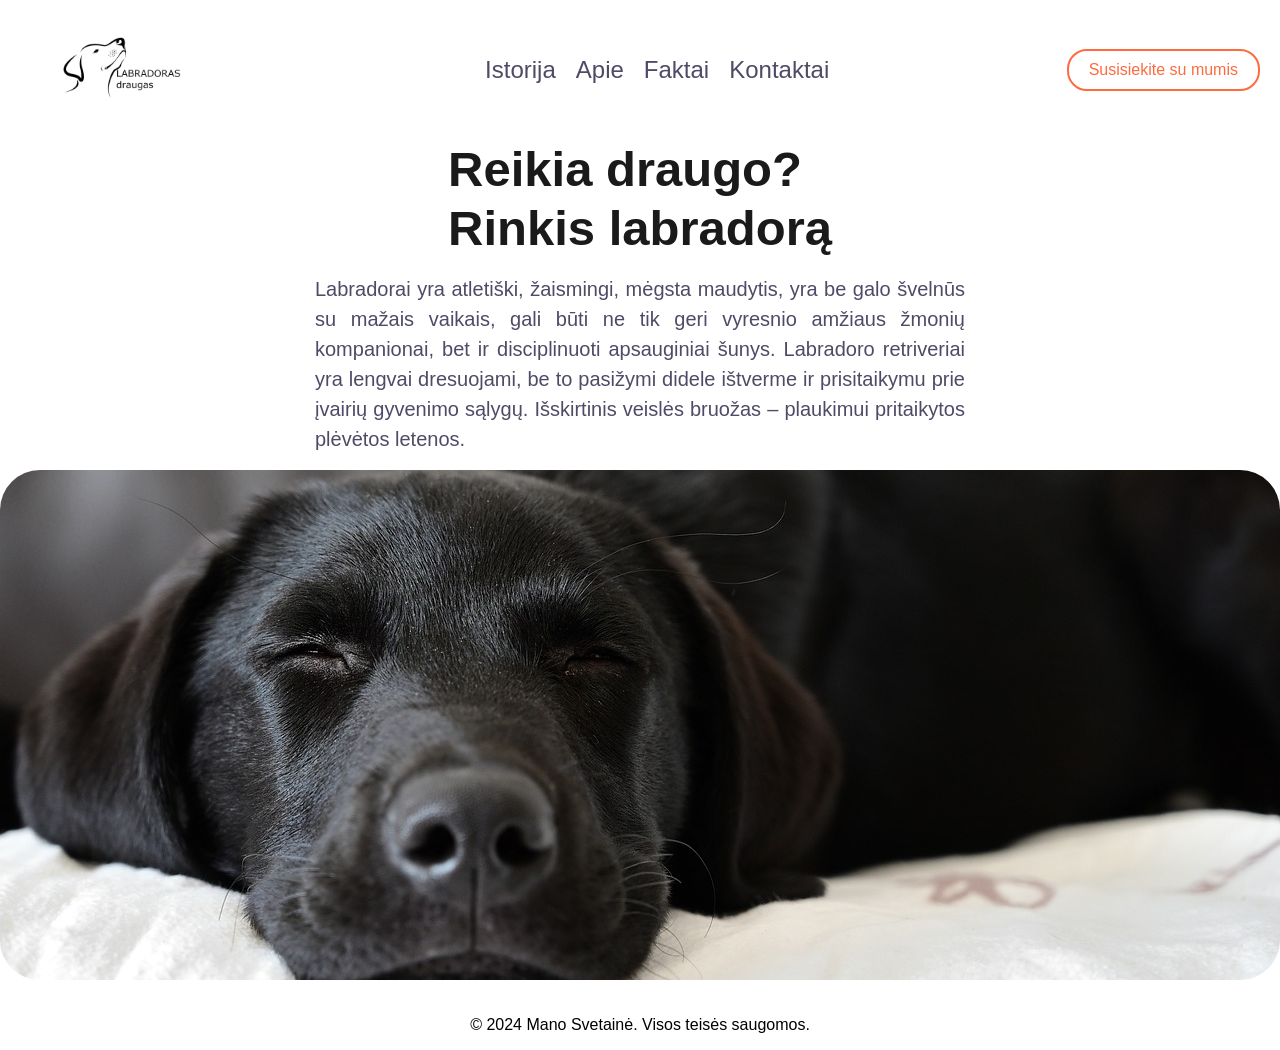
<file: index.html>
<!DOCTYPE html>
<html lang="en">
  <head>
    <meta charset="UTF-8" />
    <meta name="viewport" content="width=device-width, initial-scale=1.0" />
    <title>Draugiškieji labradorai</title>
    <link rel="stylesheet" href="styles1.css" />
  </head>
  <body>
    <header class="site-header">
      <div class="logo">
        <img src="image/logo5.PNG" alt="Įmonės logotipas" />
      </div>
      <nav>
        <ul class="nav-links">
          <li><a href="istorija.html">Istorija</a></li>
          <li><a href="apie.html">Apie</a></li>
          <li><a href="faktai.html">Faktai</a></li>
          <li><a href="kontaktai.html">Kontaktai</a></li>
        </ul>
      </nav>
     <a href="susisiekite.html" class="contact-button">Susisiekite su mumis</a>
      <div class="burger">
        <div class="line"></div>
        <div class="line"></div>
        <div class="line"></div>
      </div>
    </header>
    <section id="hero">
      <div class="container">
        <div class="content">
          <h2 class="title">Reikia draugo?
            <br>
           Rinkis labradorą </h2>
          <div class="text-button">
            <p class="description">
                Labradorai yra atletiški, žaismingi, mėgsta maudytis, yra be galo švelnūs su mažais vaikais, 
                gali būti ne tik geri vyresnio amžiaus žmonių kompanionai, bet ir disciplinuoti apsauginiai šunys. Labradoro retriveriai yra lengvai dresuojami, be to pasižymi didele ištverme ir prisitaikymu prie įvairių gyvenimo sąlygų. Išskirtinis veislės bruožas – plaukimui pritaikytos plėvėtos letenos.
            </p>
           
          </div>
        </div>
        <picture class="hero-image">
          <img
            decoding="async"
            src="image/dog1.jpg"
            alt="construction site"
            width="1280"
            height="510"
          />
  </picture>
    
    <script src="scripts.js"></script>
  <footer>
    <p>&copy; 2024 Mano Svetainė. Visos teisės saugomos.</p>
  </footer>
   
  </body>
</html>
</file>
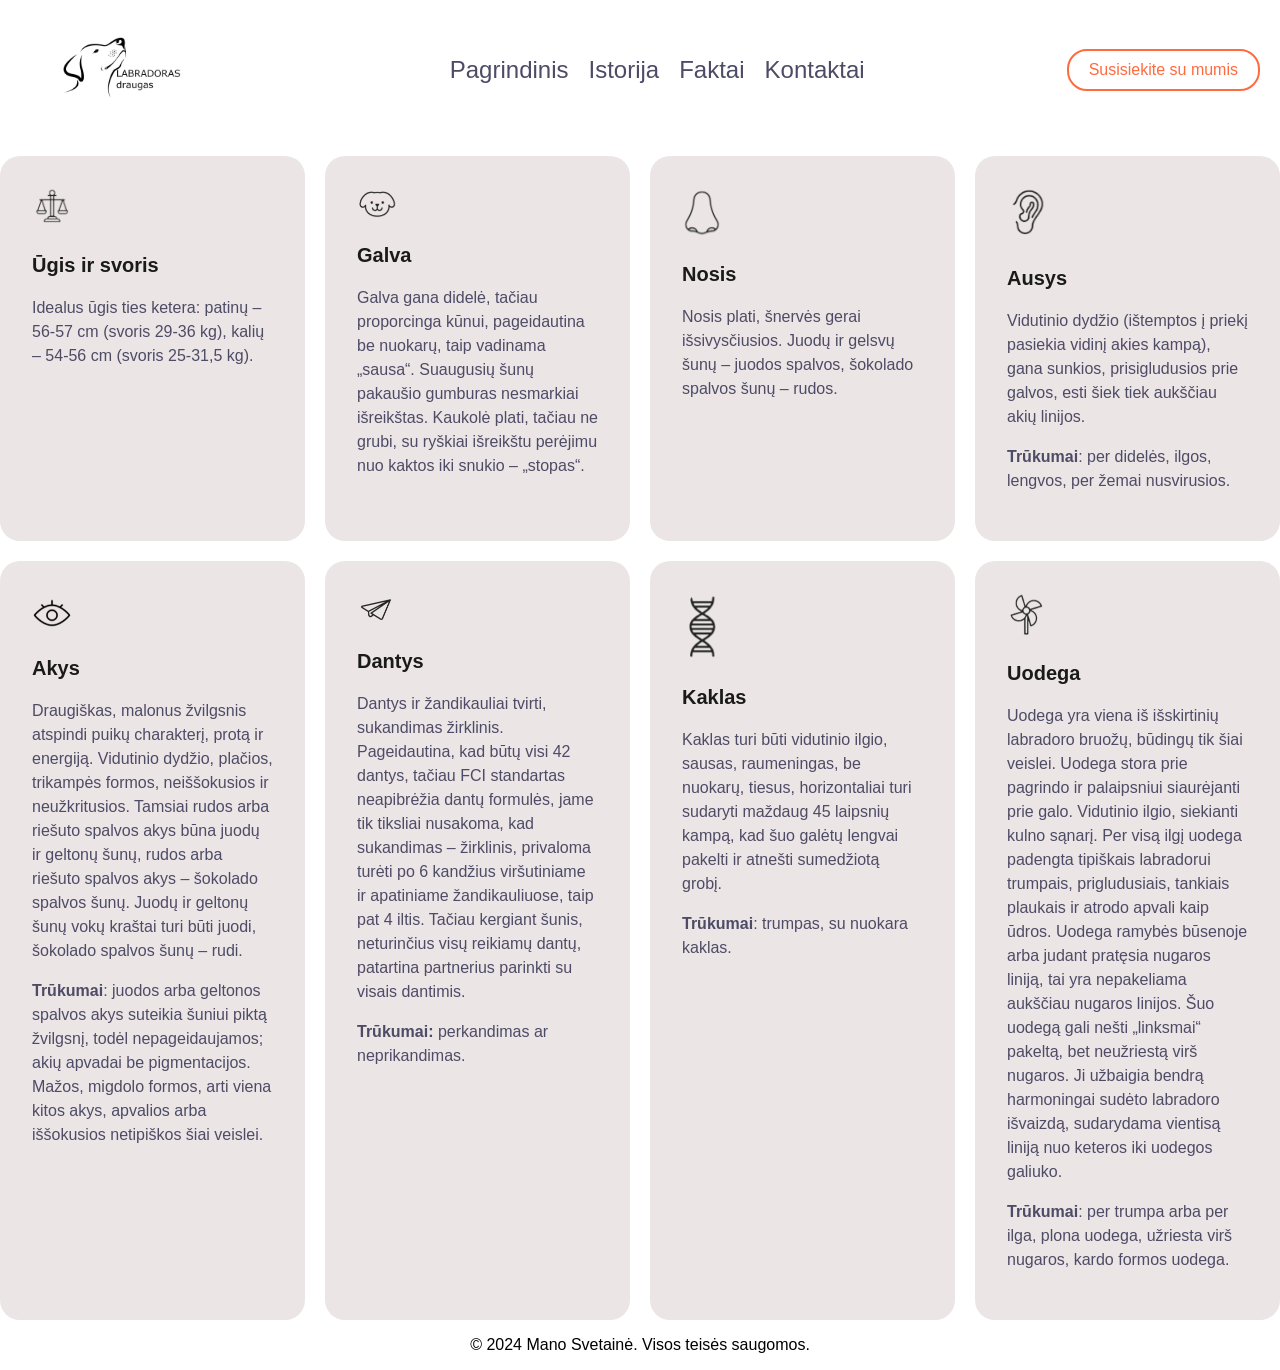
<file: apie.html>
<!DOCTYPE html>
<html lang="en">

<head>
  <meta charset="UTF-8">
  <meta name="viewport" content="width=device-width, initial-scale=1.0">
  <title>Apie labradorus</title>
  <link rel="stylesheet" href="styles1.css" />
</head>

<body>
  <header class="site-header">
    <div class="logo">
      <img src="image/logo5.PNG" alt="Įmonės logotipas" />
    </div>
    <nav>
      <ul class="nav-links">
        <li><a href="index.html">Pagrindinis</a></li>
        <li><a href="istorija.html">Istorija</a></li>
        <li><a href="faktai.html">Faktai</a></li>
        <li><a href="kontaktai.html">Kontaktai</a></li>
      </ul>
    </nav>
    <a href="susisiekite.html" class="contact-button">Susisiekite su mumis</a>
    <div class="burger">
      <div class="line"></div>
      <div class="line"></div>
      <div class="line"></div>
    </div>
  </header>
  </picture>
  <ul class="card-group">
    <li class="card-item">
      <picture class="icon-picture">
        <img class="icon" src="image/ugis.png" decoding="async"
          alt="icon" width="40" height="40" aria-hidden="true" />
      </picture>

      <div class="text-group">
        <h3 class="card-title">Ūgis ir svoris</h3>
        <p class="card-text">
          Idealus ūgis ties ketera: patinų – 56-57 cm (svoris 29-36 kg),
          kalių – 54-56 cm (svoris 25-31,5 kg).
        </p>
      </div>
    </li>
    <li class="card-item">
      <picture class="icon-picture">
        <img class="icon" src="image/galva.png" decoding="async"
          alt="icon" width="40" height="40" aria-hidden="true" />
      </picture>
      <div class="text-group">
        <h3 class="card-title">Galva</h3>
        <p class="card-text">
          Galva gana didelė, tačiau proporcinga kūnui, pageidautina be nuokarų, taip vadinama „sausa“.
          Suaugusių šunų pakaušio gumburas nesmarkiai išreikštas.
          Kaukolė plati, tačiau ne grubi, su ryškiai išreikštu perėjimu nuo kaktos iki snukio – „stopas“.

        </p>

      </div>
    </li>
    <li class="card-item">
      <picture class="icon-picture">
        <img class="icon" src="image/nosis.png"
          decoding="async" alt="icon" width="40" height="40" aria-hidden="true" />
      </picture>
      <div class="text-group">
        <h3 class="card-title">Nosis</h3>
        <p class="card-text">
          Nosis plati, šnervės gerai išsivysčiusios.
          Juodų ir gelsvų šunų – juodos spalvos, šokolado spalvos šunų – rudos.
        </p>
      </div>
    </li>
    <li class="card-item">
      <picture class="icon-picture">
        <img class="icon" src="image/ausys.png" decoding="async"
          alt="icon" width="40" height="40" aria-hidden="true" />
      </picture>
      <div class="text-group">
        <h3 class="card-title">Ausys</h3>
        <p class="card-text">
          Vidutinio dydžio (ištemptos į priekį pasiekia vidinį akies kampą), gana sunkios,
          prisigludusios prie galvos, esti šiek tiek aukščiau akių linijos.
        </p>
        <p class="card-text">
          <b>Trūkumai</b>: per didelės, ilgos, lengvos, per žemai nusvirusios.
        </p>
      </div>
    </li>
    <li class="card-item">
      <picture class="icon-picture">
        <img class="icon" src="image/akis.png" decoding="async" alt="icon" width="40" height="40" aria-hidden="true" />
      </picture>
      <div class="text-group">
        <h3 class="card-title">Akys</h3>
        <p class="card-text">
          Draugiškas, malonus žvilgsnis atspindi puikų charakterį, protą ir energiją.
          Vidutinio dydžio, plačios, trikampės formos, neiššokusios ir neužkritusios.
          Tamsiai rudos arba riešuto spalvos akys būna juodų ir geltonų šunų,
          rudos arba riešuto spalvos akys – šokolado spalvos šunų.
          Juodų ir geltonų šunų vokų kraštai turi būti juodi, šokolado spalvos šunų – rudi.
        </p>
        <p class="card-text">
          <b>Trūkumai</b>: juodos arba geltonos spalvos akys suteikia šuniui piktą žvilgsnį, todėl nepageidaujamos;
          akių apvadai be pigmentacijos.
          Mažos, migdolo formos, arti viena kitos akys, apvalios arba iššokusios netipiškos šiai veislei.
        </p>
      </div>
    </li>
    <li class="card-item">
      <picture class="icon-picture">
        <img class="icon" src="image/dantys.png" decoding="async" alt="icon" width="40" height="40" aria-hidden="true" />
      </picture>
      <div class="text-group">
        <h3 class="card-title">Dantys</h3>
        <p class="card-text">
          Dantys ir žandikauliai tvirti, sukandimas žirklinis. Pageidautina, kad būtų visi 42 dantys,
          tačiau FCI standartas neapibrėžia dantų formulės, jame tik tiksliai nusakoma, kad sukandimas – žirklinis,
          privaloma turėti po 6 kandžius viršutiniame ir apatiniame žandikauliuose, taip pat 4 iltis.
          Tačiau kergiant šunis, neturinčius visų reikiamų dantų, patartina partnerius parinkti su visais dantimis.
        </p>
          <p class="card-text">
          <b>Trūkumai:</b> perkandimas ar neprikandimas.
        </p>
        </p>
      </div>
    </li>
    <li class="card-item">
      <picture class="icon-picture">
        <img class="icon" src="image/kaklas.png" decoding="async" alt="icon" width="40" height="40" aria-hidden="true" />
      </picture>
      <div class="text-group">
        <h3 class="card-title">Kaklas</h3>
        <p class="card-text">
          Kaklas turi būti vidutinio ilgio, sausas, raumeningas, be nuokarų, tiesus, horizontaliai turi sudaryti 
          maždaug 45 laipsnių kampą, kad šuo galėtų lengvai pakelti ir atnešti sumedžiotą grobį. 
        </p>
        <p class="card-text">
          <b>Trūkumai</b>: trumpas, su nuokara kaklas.
        </p>
      </div>
    </li>
    <li class="card-item">
      <picture class="icon-picture">
        <img class="icon" src="image/logo1-removebg-preview.png" decoding="async" alt="icon" width="40" height="40" aria-hidden="true" />
      </picture>
      <div class="text-group">
        <h3 class="card-title">Uodega</h3>
        <p class="card-text">
          Uodega yra viena iš išskirtinių labradoro bruožų, būdingų tik šiai veislei. 
          Uodega stora prie pagrindo ir palaipsniui siaurėjanti prie galo. Vidutinio ilgio, 
          siekianti kulno sąnarį. Per visą ilgį uodega padengta tipiškais labradorui trumpais,
           prigludusiais, tankiais plaukais ir atrodo apvali kaip ūdros. Uodega ramybės būsenoje 
           arba judant pratęsia nugaros liniją, tai yra nepakeliama aukščiau nugaros linijos.
           Šuo uodegą gali nešti „linksmai“ pakeltą, bet neužriestą virš nugaros. 
           Ji užbaigia bendrą harmoningai sudėto labradoro išvaizdą, sudarydama vientisą liniją 
           nuo keteros iki uodegos galiuko.
        <p class="card-text">
          <b>Trūkumai</b>: per trumpa arba per ilga, plona uodega, užriesta virš nugaros, kardo formos uodega.
        </p>
        </p>
      </div>
    </li>
  </ul>
  </div>


  </section>
  <script src="scripts.js"></script>
  <footer>
    <p>&copy; 2024 Mano Svetainė. Visos teisės saugomos.</p>
  </footer>
</body>

</html>
</file>
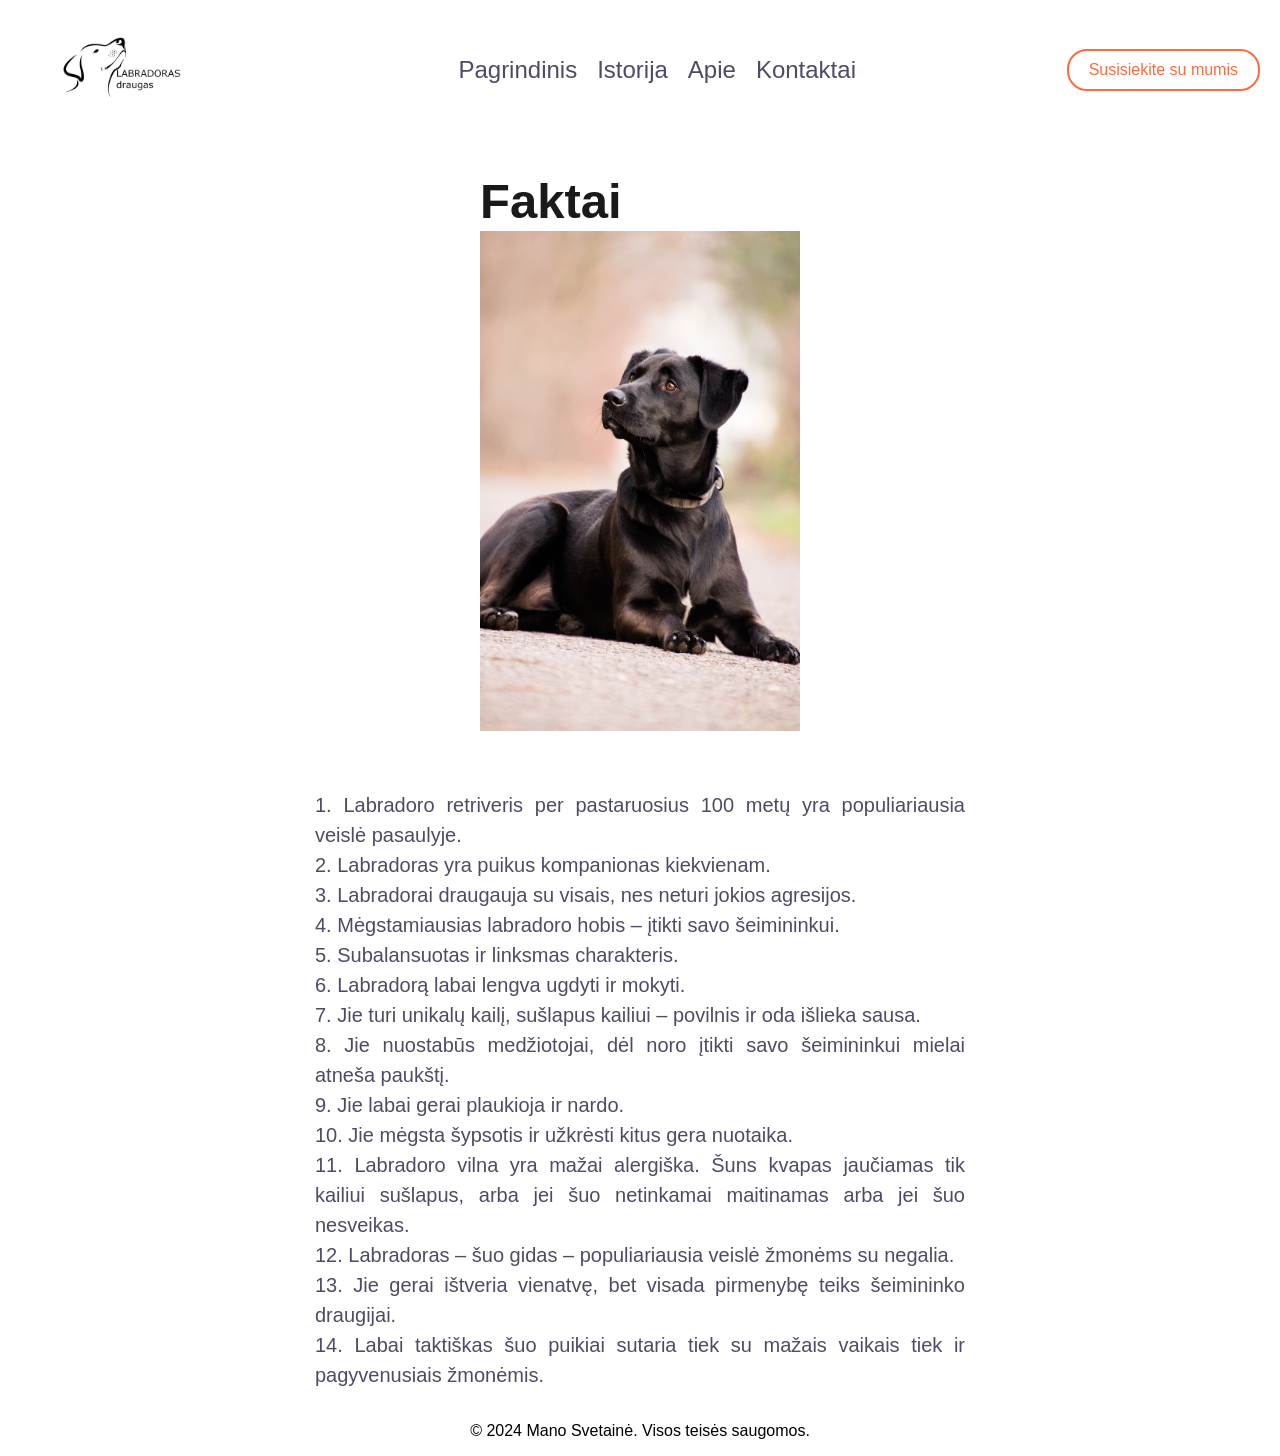
<file: faktai.html>
<!DOCTYPE html>
<html lang="en">

<head>
  <meta charset="UTF-8">
  <meta name="viewport" content="width=device-width, initial-scale=1.0">
  <title>Įdomūs faktai apie labradorus</title>
  <link rel="stylesheet" href="styles1.css" />
</head>

<body>
  <header class="site-header">
    <div class="logo">
      <img src="image/logo5.PNG" alt="Įmonės logotipas" />
    </div>
    <nav>
      <ul class="nav-links">
        <li><a href="index.html">Pagrindinis</a></li>
        <li><a href="istorija.html">Istorija</a></li>
        <li><a href="apie.html">Apie</a></li>
        <li><a href="kontaktai.html">Kontaktai</a></li>
      </ul>
    </nav>
    <a href="susisiekite.html" class="contact-button">Susisiekite su mumis</a>
    <div class="burger">
      <div class="line"></div>
      <div class="line"></div>
      <div class="line"></div>
    </div>
  </header>
  <div class="entry-content">

  </div>
  <section id="hero">
    <div class="container">
      <div class="content">
        <h2 class="title">Faktai
          <br>
          <img src="image/dog.jpg" alt="Labradoras" width="320" height="500" />
        </h2>
        <div class="text-button">
          <p class="description">

            <br>
            1. Labradoro retriveris per pastaruosius 100 metų yra populiariausia veislė pasaulyje.
            <br>
            2. Labradoras yra puikus kompanionas kiekvienam.
            <br>
            3. Labradorai draugauja su visais, nes neturi jokios agresijos.
            <br>
            4. Mėgstamiausias labradoro hobis – įtikti savo šeimininkui.
            <br>
            5. Subalansuotas ir linksmas charakteris.
            <br>
            6. Labradorą labai lengva ugdyti ir mokyti.
            <br>
            7. Jie turi unikalų kailį, sušlapus kailiui – povilnis ir oda išlieka sausa.
            <br>
            8. Jie nuostabūs medžiotojai, dėl noro įtikti savo šeimininkui mielai atneša paukštį.
            <br>
            9. Jie labai gerai plaukioja ir nardo.
            <br>
            10. Jie mėgsta šypsotis ir užkrėsti kitus gera nuotaika.
            <br>
            11. Labradoro vilna yra mažai alergiška. Šuns kvapas jaučiamas tik kailiui sušlapus, arba jei šuo netinkamai
            maitinamas arba jei šuo nesveikas.
            <br>
            12. Labradoras – šuo gidas – populiariausia veislė žmonėms su negalia.
            <br>
            13. Jie gerai ištveria vienatvę, bet visada pirmenybę teiks šeimininko draugijai.
            <br>
            14. Labai taktiškas šuo puikiai sutaria tiek su mažais vaikais tiek ir pagyvenusiais žmonėmis.
          </p>



        </div>
      </div>
      <script src="scripts.js"></script>
      <footer>
        <p>&copy; 2024 Mano Svetainė. Visos teisės saugomos.</p>
      </footer>
</body>

</html>
</file>
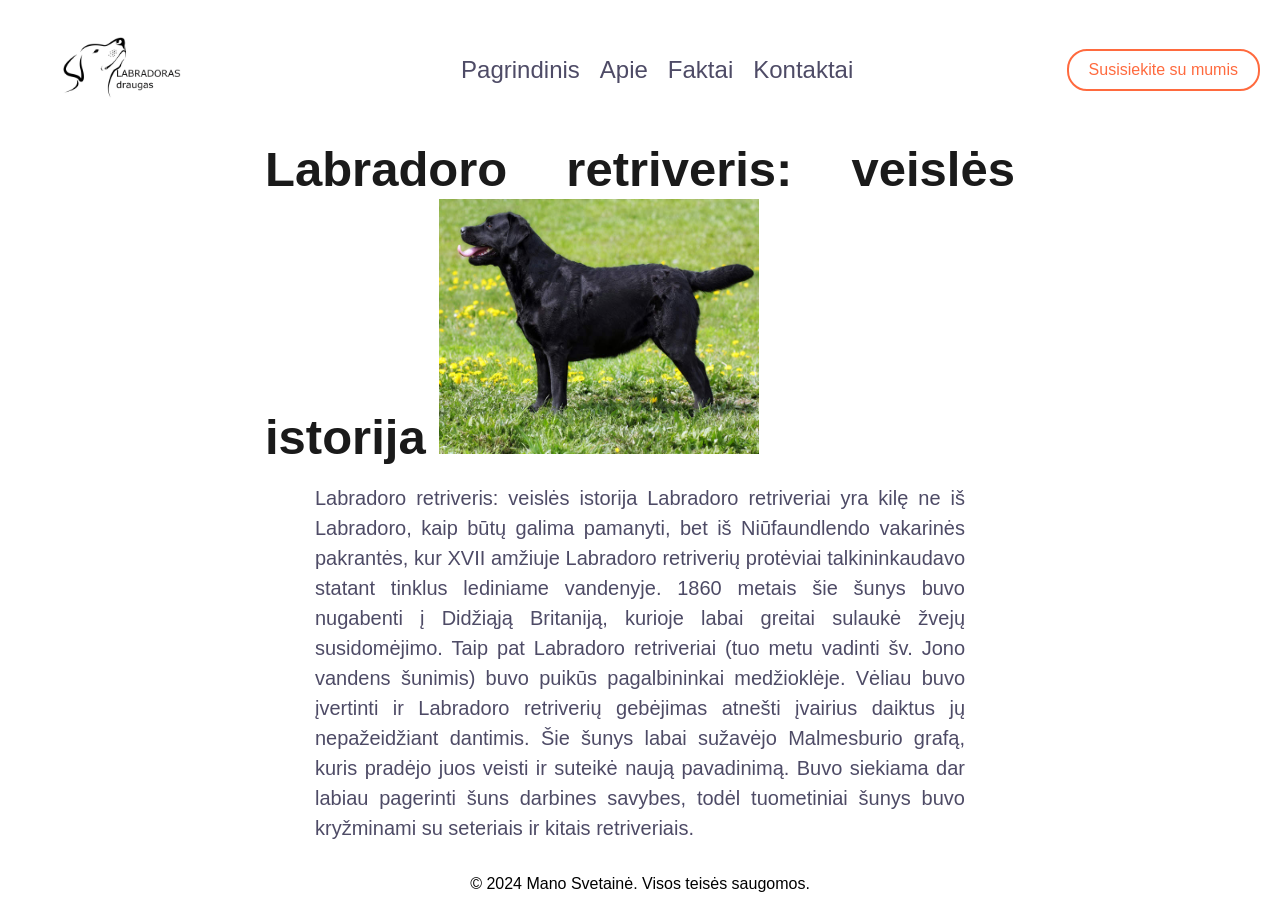
<file: istorija.html>
<!DOCTYPE html>
<html lang="en">
<head>
    <meta charset="UTF-8">
    <meta name="viewport" content="width=device-width, initial-scale=1.0">
    <title>Istorija</title>
    <link rel="stylesheet" href="styles1.css" />
</head>
<body>
  <header class="site-header">
    <div class="logo">
      <img src="image/logo5.PNG" alt="Įmonės logotipas" />
    </div>
    <nav>
      <ul class="nav-links">
        <li><a href="index.html">Pagrindinis</a></li>
        <li><a href="apie.html">Apie</a></li>
        <li><a href="faktai.html">Faktai</a></li>
        <li><a href="kontaktai.html">Kontaktai</a></li>
      </ul>
    </nav>
   <a href="susisiekite.html" class="contact-button">Susisiekite su mumis</a>
    <div class="burger">
      <div class="line"></div>
      <div class="line"></div>
      <div class="line"></div>
    </div>
  </header>
    <section id="hero">
        <div class="container">
          <div class="content">
            <h2 class="title">Labradoro retriveris: veislės istorija
                <img src="image/dog2.jpg" alt="Labradoras"
                width="320"
                height="255"/>
            </h2>
            
            <div class="text-button">
              <p class="description">
                Labradoro retriveris: veislės istorija
                Labradoro retriveriai yra kilę ne iš Labradoro, kaip būtų galima pamanyti, 
                bet iš Niūfaundlendo vakarinės pakrantės, kur XVII amžiuje Labradoro retriverių protėviai 
                talkininkaudavo statant tinklus lediniame vandenyje. 1860 metais šie šunys buvo nugabenti į Didžiąją Britaniją,
                kurioje labai greitai sulaukė žvejų susidomėjimo. Taip pat Labradoro retriveriai (tuo metu vadinti šv.
                 Jono vandens šunimis) 
                buvo puikūs pagalbininkai medžioklėje. Vėliau buvo įvertinti ir Labradoro retriverių gebėjimas atnešti 
                įvairius daiktus jų nepažeidžiant dantimis. 
                Šie šunys labai sužavėjo Malmesburio grafą, kuris pradėjo juos veisti ir suteikė naują pavadinimą. 
                Buvo siekiama dar labiau pagerinti šuns darbines savybes, 
                todėl tuometiniai šunys buvo kryžminami su seteriais ir kitais retriveriais.
              </p>
              
            </div>
          </div>
          <script src="scripts.js"></script>
          <footer>
            <p>&copy; 2024 Mano Svetainė. Visos teisės saugomos.</p>
          </footer>
</body>
</html>
</file>
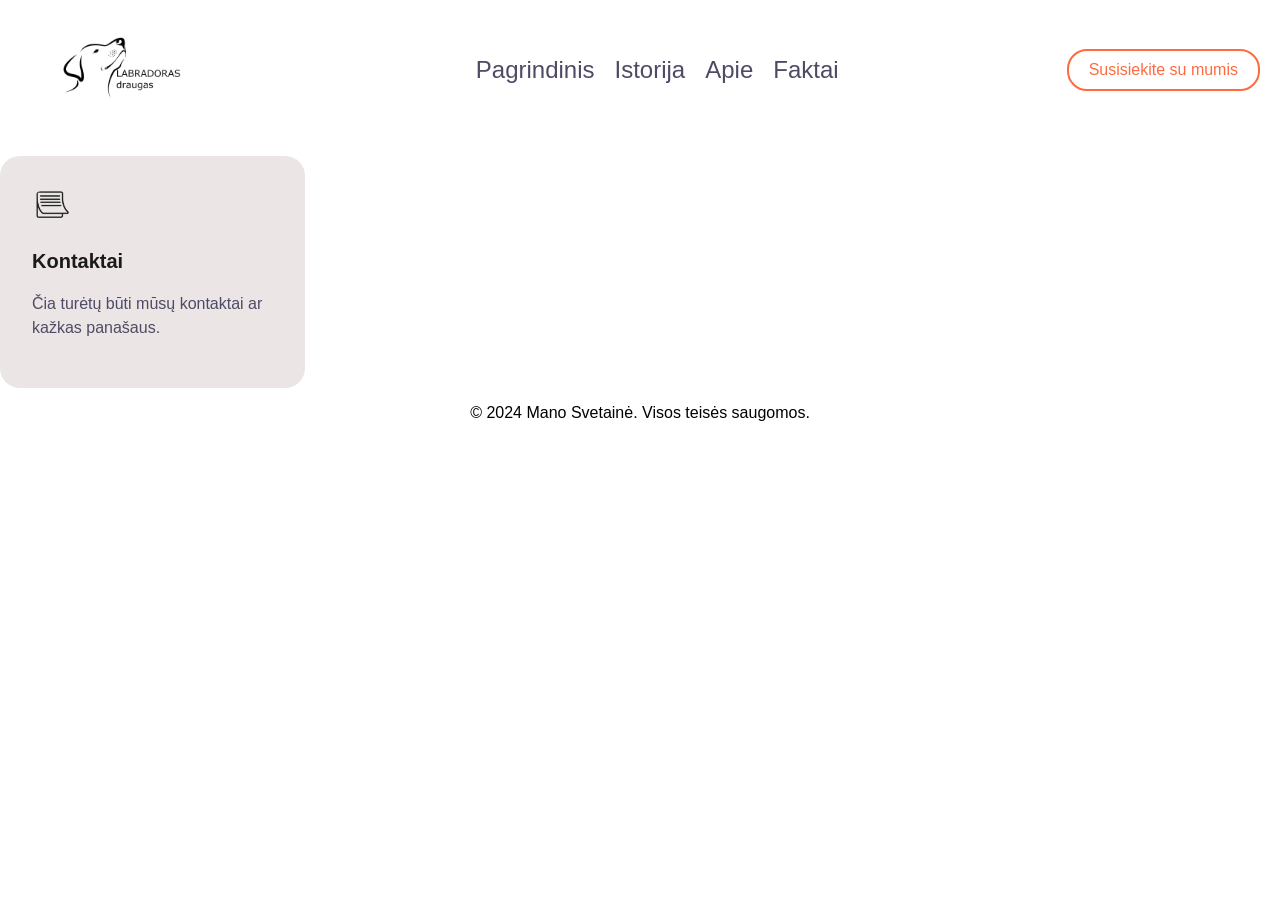
<file: kontaktai.html>
<!DOCTYPE html>
<html lang="en">
<head>
    <meta charset="UTF-8">
    <meta name="viewport" content="width=device-width, initial-scale=1.0">
    <title>Kontaktai</title>
    <link rel="stylesheet" href="styles1.css" />
</head>
<body>
  <header class="site-header">
    <div class="logo">
      <img src="image/logo5.PNG" alt="Įmonės logotipas" />
    </div>
    <nav>
      <ul class="nav-links">
        <li><a href="index.html">Pagrindinis</a></li>
        <li><a href="istorija.html">Istorija</a></li>
        <li><a href="apie.html">Apie</a></li>
        <li><a href="faktai.html">Faktai</a></li>
      </ul>
    </nav>
   <a href="susisiekite.html" class="contact-button">Susisiekite su mumis</a>
    <div class="burger">
      <div class="line"></div>
      <div class="line"></div>
      <div class="line"></div>
    </div>
  </header>
  <ul class="card-group">
    <li class="card-item">
      <picture class="icon-picture">
        <img
          class="icon"
          src="image/contact.png"
          decoding="async"
          alt="icon"
          width="40"
          height="40"
          aria-hidden="true"
        />
      </picture>
  
    <div class="text-group">
      <h3 class="card-title">Kontaktai</h3>
      <p class="card-text">
        Čia turėtų būti mūsų kontaktai ar kažkas panašaus.
      </p>
    </div>
    </li>
  </ul>
</div>

        <script src="scripts.js"></script>
        <footer>
          <p>&copy; 2024 Mano Svetainė. Visos teisės saugomos.</p>
        </footer>
</body>
</html>
</file>
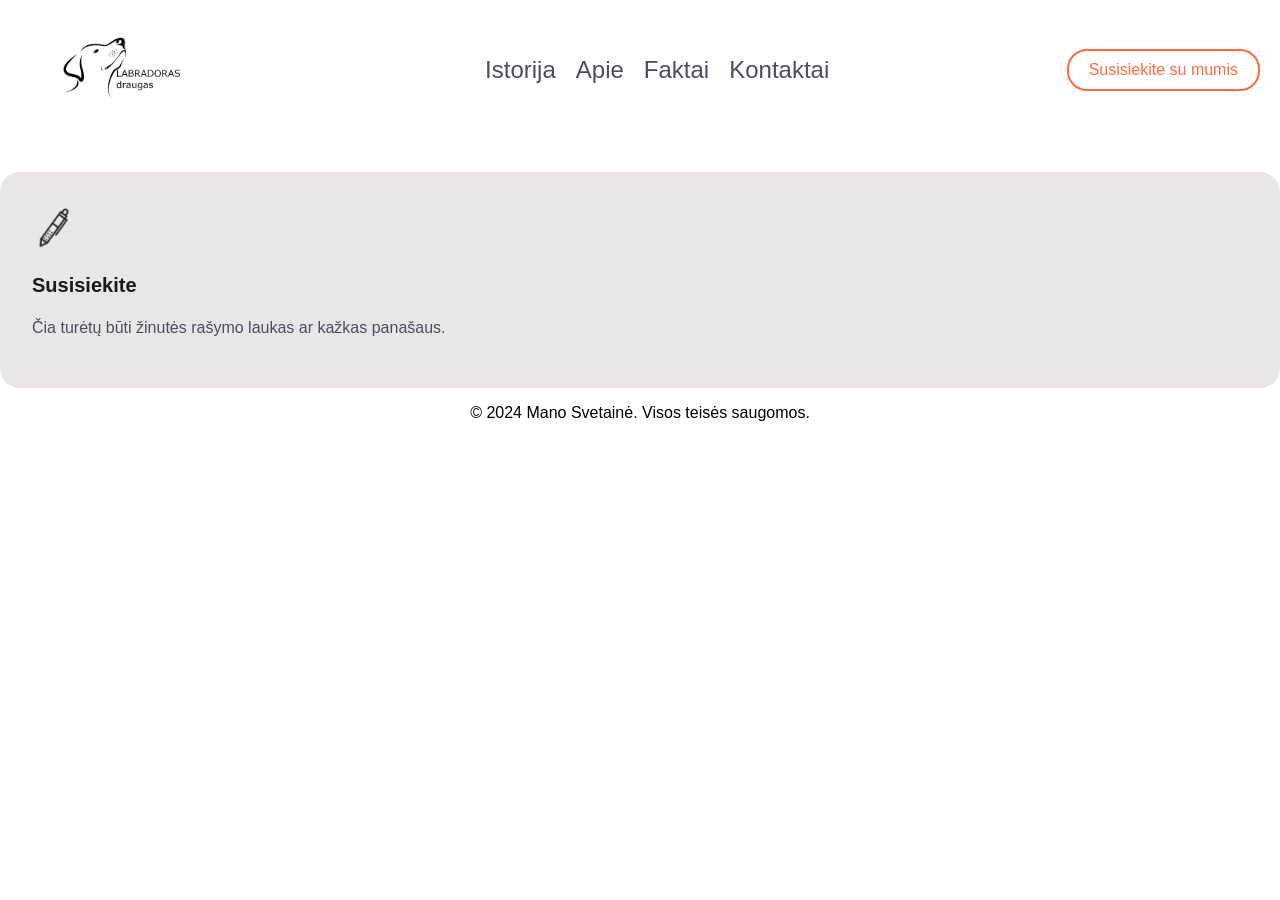
<file: susisiekite.html>
<!DOCTYPE html>
<html lang="en">
<head>
    <meta charset="UTF-8">
    <meta name="viewport" content="width=device-width, initial-scale=1.0">
    <title>Document</title>
    <link rel="stylesheet" href="styles1.css" />
</head>
<body>
  <header class="site-header">
    <div class="logo">
      <img src="image/logo5.PNG" alt="Įmonės logotipas" />
    </div>
    <nav>
      <ul class="nav-links">
        <li><a href="istorija.html">Istorija</a></li>
        <li><a href="apie.html">Apie</a></li>
        <li><a href="faktai.html">Faktai</a></li>
        <li><a href="kontaktai.html">Kontaktai</a></li>
      </ul>
    </nav>
   <a href="susisiekite.html" class="contact-button">Susisiekite su mumis</a>
    <div class="burger">
      <div class="line"></div>
      <div class="line"></div>
      <div class="line"></div>
    </div>
  </header>
  <ul class="card-group"></ul>
    <li class="card-item">
      <picture class="icon-picture">
        <img
          class="icon"
          src="image/write.png"
          decoding="async"
          alt="icon"
          width="40"
          height="40"
          aria-hidden="true"
        />
      </picture>
  
    <div class="text-group">
      <h3 class="card-title">Susisiekite</h3>
      <p class="card-text">
        Čia turėtų būti žinutės rašymo laukas ar kažkas panašaus.
      </p>
    </div>
    </li>
  </ul>
</div>

        <script src="scripts.js"></script>
        <footer>
          <p>&copy; 2024 Mano Svetainė. Visos teisės saugomos.</p>
        </footer>
</body>
</html>
</file>
<file: styles1.css>
:root {
    --primary: #ff6a3e;
    --primary-light: #ffba43;
    --secondary: #ffba43;
    --secondary-light: #ffba43;
    --header-color: #1a1a1a;
    --body-text-color: #4e4b66;
    --body-text-color-white: #fafbfc;
    --header-font-size: clamp(1.9375rem, 3.9vw, 3.0625rem);
    --body-font-size: 1rem;
    /*--section-padding: clamp(1.25rem, 3.0625rem, 3.0625rem) 1rem;*/
  }
  footer {
    text-align: center;
}
  body {
    margin: 0;
    padding: 0;
    font-family: "Arial", sans-serif;
  }
  
  *,
  *:before,
  *:after {
    box-sizing: border-box;
  }
  
  .site-header {
    width: 100%;
    max-width: 80rem;
    margin: auto;
    padding: 20px;
    display: flex;
    justify-content: space-between;
    align-items: center;
    background-color: #ffffff;
    position: relative;
  }
  
  .logo {
    display: flex;
    align-items: center;
  }
  
  .logo img {
    height: 100px;
    width: 100%;
    margin-right: 10px;
    
  }
  
  .logo span {
    font-size: 24px;
    font-weight: bold;
    color: #333;
  }
  
  .nav-links {
    list-style: none;
    display: flex;
    gap: 20px;
  }
  
  .nav-links li a {
    text-decoration: none;
    color: #4e4b66;
    font-size: 24px;
    font-style: bold;
    transition: color 0.3s, border-bottom 0.3s;
    padding-bottom: 5px;
  }
  
  .nav-links li a:hover,
  .nav-links li a.active {
    color: var(--primary);
    border-bottom: 2px solid var(--primary);
  }
  
  .contact-button {
    border: 2px solid var(--primary);
    border-radius: 20px;
    padding: 10px 20px;
    color: var(--primary);
    text-decoration: none;
    font-size: 16px;
    transition: background-color 0.3s, color 0.3s;
  }
  
  .contact-button:hover {
    background-color: var(--primary);
    color: #ffffff;
  }
  
  .burger {
    display: none;
    cursor: pointer;
    flex-direction: column;
    gap: 5px;
    background-color: var(--primary);
    padding: 12px;
    border-radius: 8px;
  }
  
  .burger .line {
    width: 25px;
    height: 2px;
    background-color: #ffffff;
  }
  
  .title {
    font-size: var(--header-font-size);
    font-weight: 900;
    line-height: 1.2em;
    color: var(--header-color);
    max-width: 43.75rem;
    margin: 0 0 1rem 0;
  }
  
  .description {
    font-size: var(--body-font-size);
    line-height: 1.5em;
    max-width: 40.625rem;
    margin: 0 0 1rem 0;
    color: var(--body-text-color);
  }
  
  .button-solid {
    font-size: 1rem;
    font-weight: 700;
    line-height: clamp(2.875rem, 5.5vw, 3.5rem);
    text-align: center;
    text-decoration: none;
    min-width: 9.375rem;
    padding: 0 clamp(2rem, 4vw, 3rem);
    background-color: var(--primary);
    color: var(--body-text-color-white);
    display: inline-block;
    transition: color 0.3s, background-color 0.3s;
  }
  
  .button-solid:hover {
    background-color: #000;
    color: #fff;
  }
  
  #hero {
    padding: var(--section-padding);
    overflow: hidden;
    position: relative;
  }
  
  .container {
    width: 100%;
    max-width: 80rem;
    margin: auto;
    display: flex;
    flex-direction: column;
    align-items: center;
    position: relative;
  }
  
  .content {
    text-align: justify;
    width: 100%;
   /* margin-bottom: clamp(2.5rem, 5vw, 3.25rem);*/
    display: flex;
    flex-direction: column;
    align-items: center;
  }
  
  .text-button {
    flex: none;
  }
  
  .hero-image {
    width: 100%;
    height: clamp(17.5rem, 58.6vw, 31.875rem);
    margin-bottom: clamp(1rem, 2vw, 1.25rem);
    display: block;
    position: relative;
  }
  
  .hero-image img {
    width: 100%;
    height: 100%;
    object-fit: cover;
    border-radius: 2.5rem;
    position: absolute;
  }
  
  .card-group {
    width: 100%;
    display: grid;
    grid-template-columns: repeat(12, 1fr);
    gap: clamp(1rem, 2vw, 1.25rem);
    justify-content: center;
    padding: 0;
  }
  
  .card-item {
    text-align: center;
    list-style: none;
    padding: clamp(1.5rem, 3vw, 2rem);
    background-color: #dfd6d69f;
    border-radius: 1.25rem;
    display: flex;
    flex-direction: column;
    align-items: center;
    grid-column: span 12;
    transition: border-color 0.3s;
  }
  
  .card-item:hover {
    border-color: var(--primary);
  }
  
  .card-item:hover .card-title {
    color: var(--primary);
  }
  
  .card-item:hover .icon {
    transform: rotateY(360deg);
  }
  
  .icon-picture {
    margin-bottom: 1.25rem;
    perspective: 700px;
    transform-style: preserve-3d;
  }
  
  .icon {
    width: 2.5rem;
    height: auto;
    display: block;
    transition: transform 0.5s;
  }
  
  .card-title {
    font-size: 1.25rem;
    line-height: 1.5em;
    margin: 0 0 0.75rem 0;
    color: var(--header-color);
    transition: color 0.3s;
  }
  
  .entry-content {
    padding: 2em 0 0;
  }
  .card-text {
    font-size: clamp(0.875rem, 1.5vw, 1rem);
    line-height: 1.5em;
    color: var(--body-text-color);
  }
  
  @media (max-width: 768px) {
    .nav-links {
      display: none;
      flex-direction: column;
      background-color: #fff;
      position: absolute;
      top: 60px;
      right: 20px;
      width: 200px;
      box-shadow: 0 2px 4px rgba(0, 0, 0, 0.1);
      border-radius: 5px;
      z-index: 1000;
      padding: 1rem;
    }
  
    .nav-links.active {
      display: flex;
    }
  
    .contact-button {
      display: none;
    }
  
    .burger {
      display: flex;
    }
  }
  
  @media (min-width: 768px) {
    .description {
      font-size: 1.25rem;
    }
  
    .card-item {
      text-align: left;
      align-items: flex-start;
      grid-column: span 6;
    }
  }
  
  @media (min-width: 1024px) {
    .site-header {
      padding: 20px;
    }
  
    .content {
      flex-direction: column;
    }
  
    .title {
      max-width: 46.875rem;
    }
  
    .card-item {
      grid-column: span 3;
    }
  }
  
  @media (min-width: 1300px) {
    .site-header {
      padding: 40px 0;
    }
  
    .title {
      margin: 0;
    }
  
    .container {
      flex-direction: column;
    }
  
    .content {
      text-align: left;
      max-width: 80rem;
      gap: 1.25rem;
      flex-direction: row;
      align-items: flex-start;
    }
  
    .text-button {
      width: 50%;
      max-width: 39.375rem;
    }
  }
  
  /*  */
</file>
